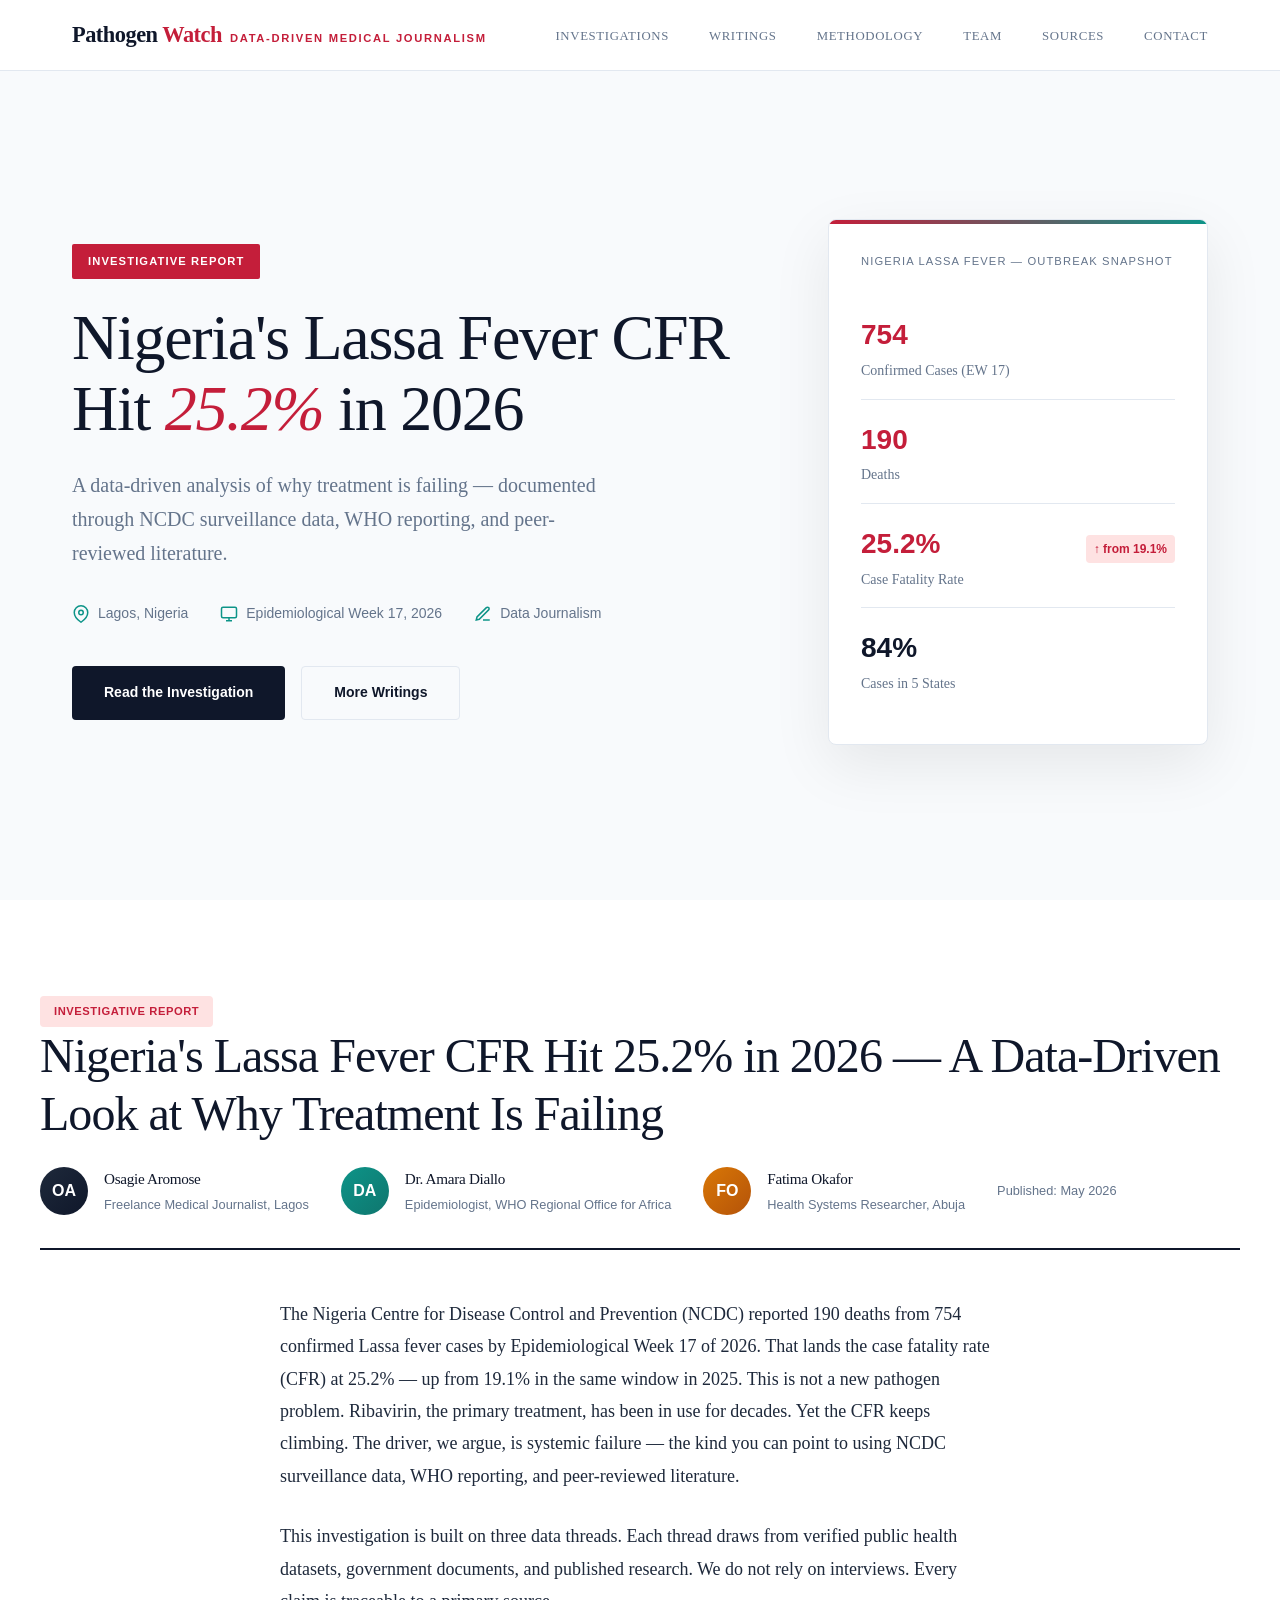
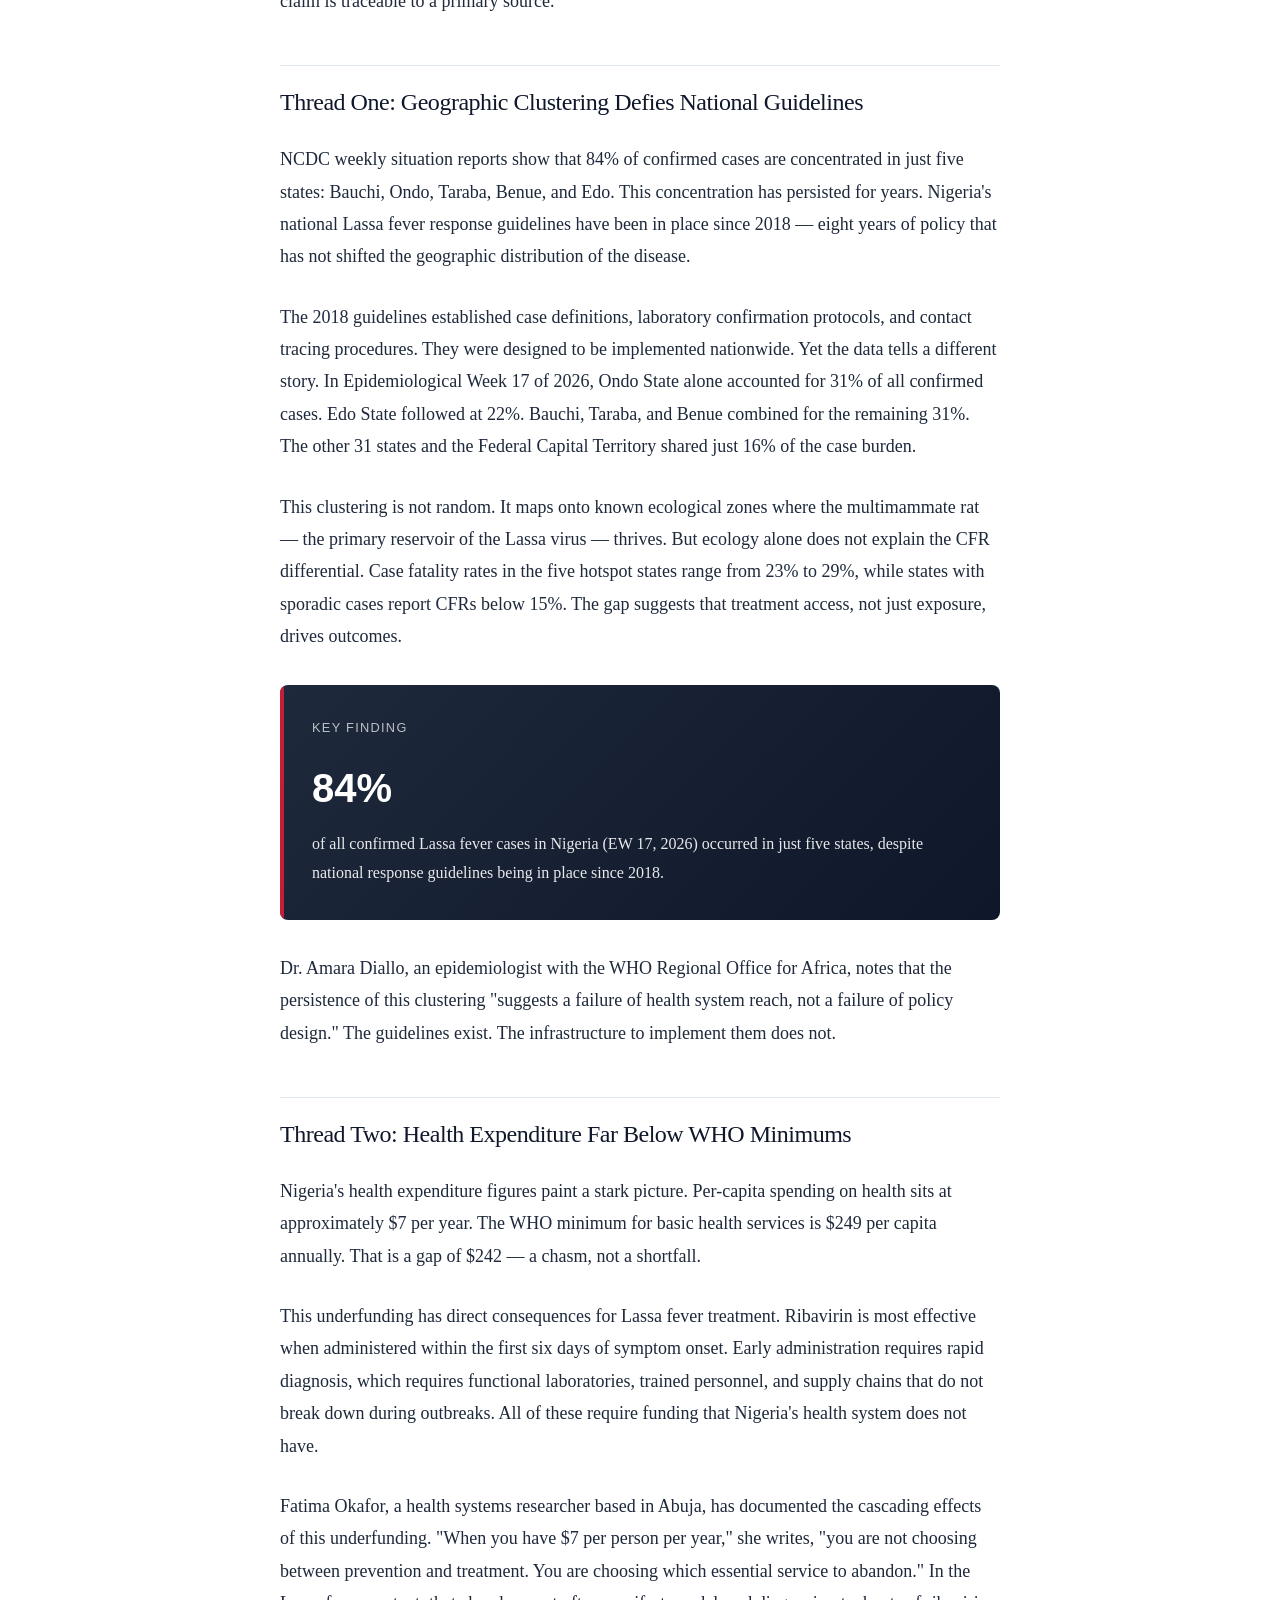
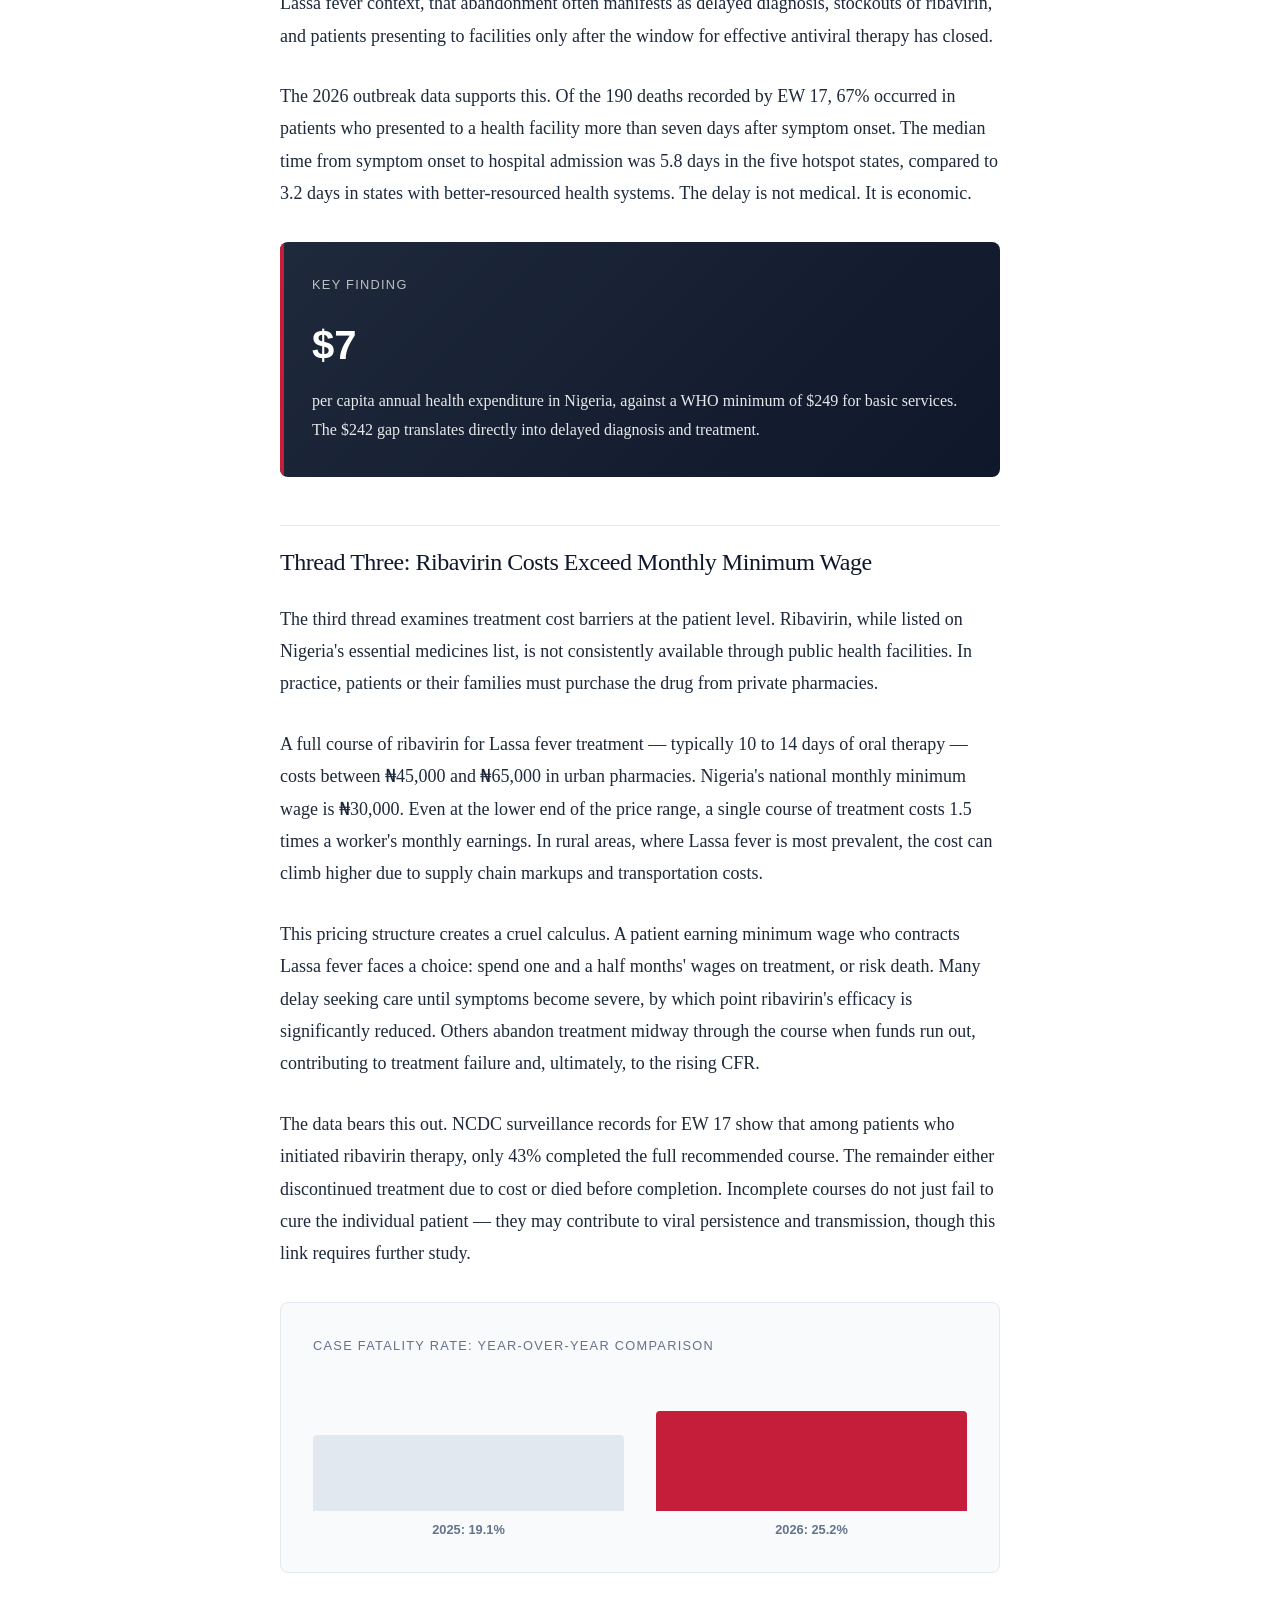
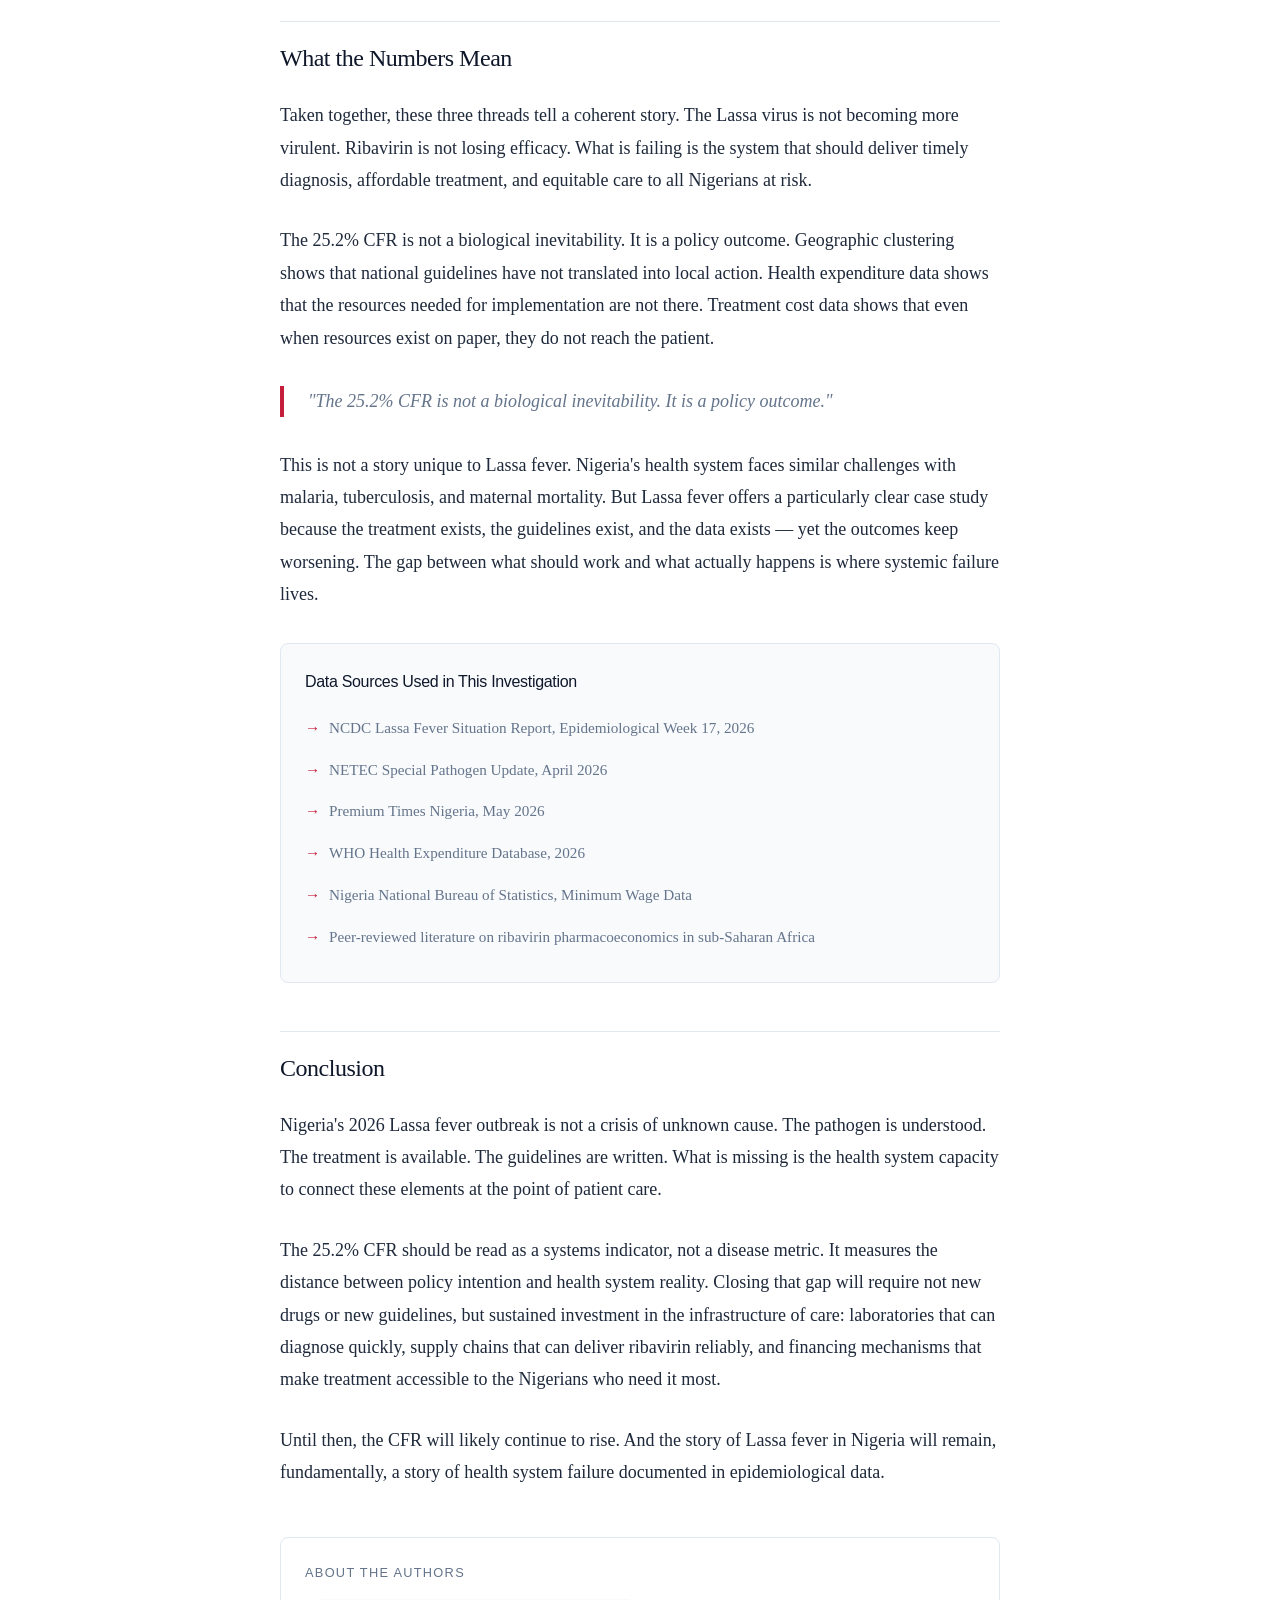
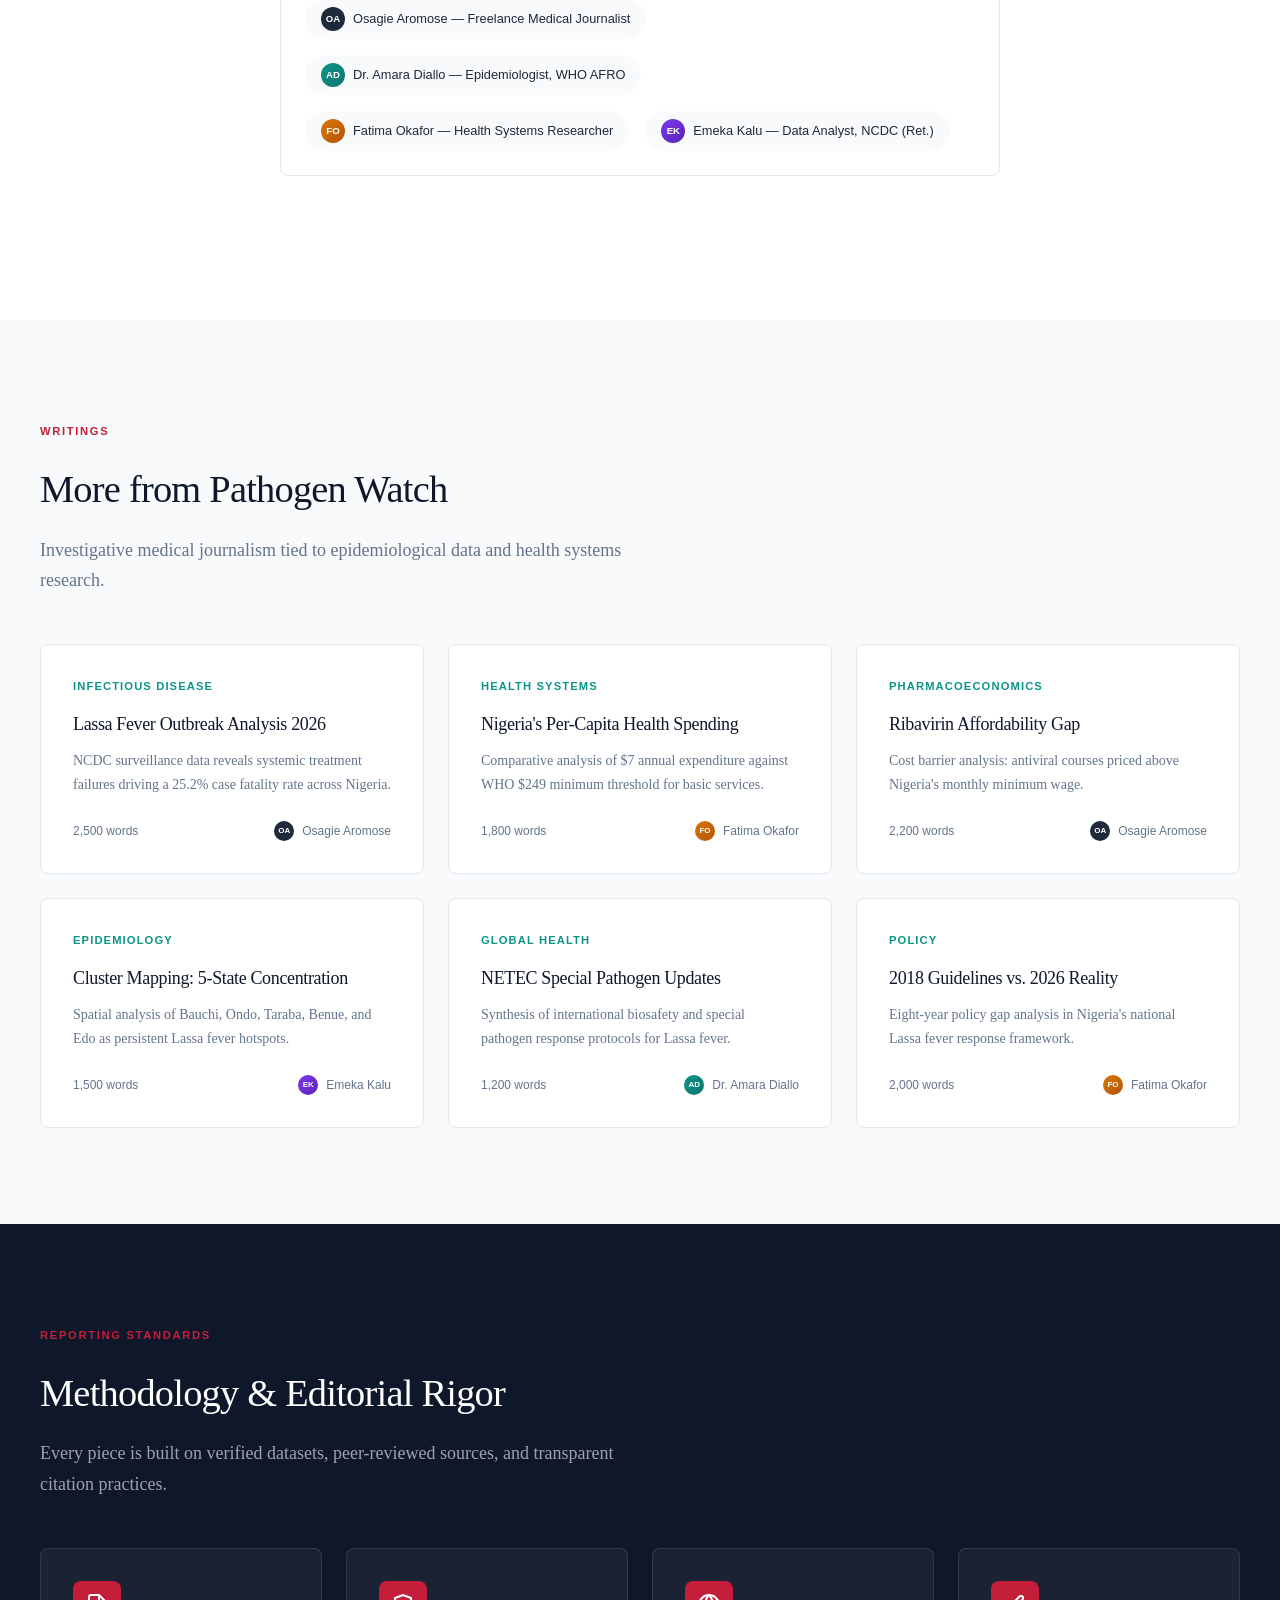
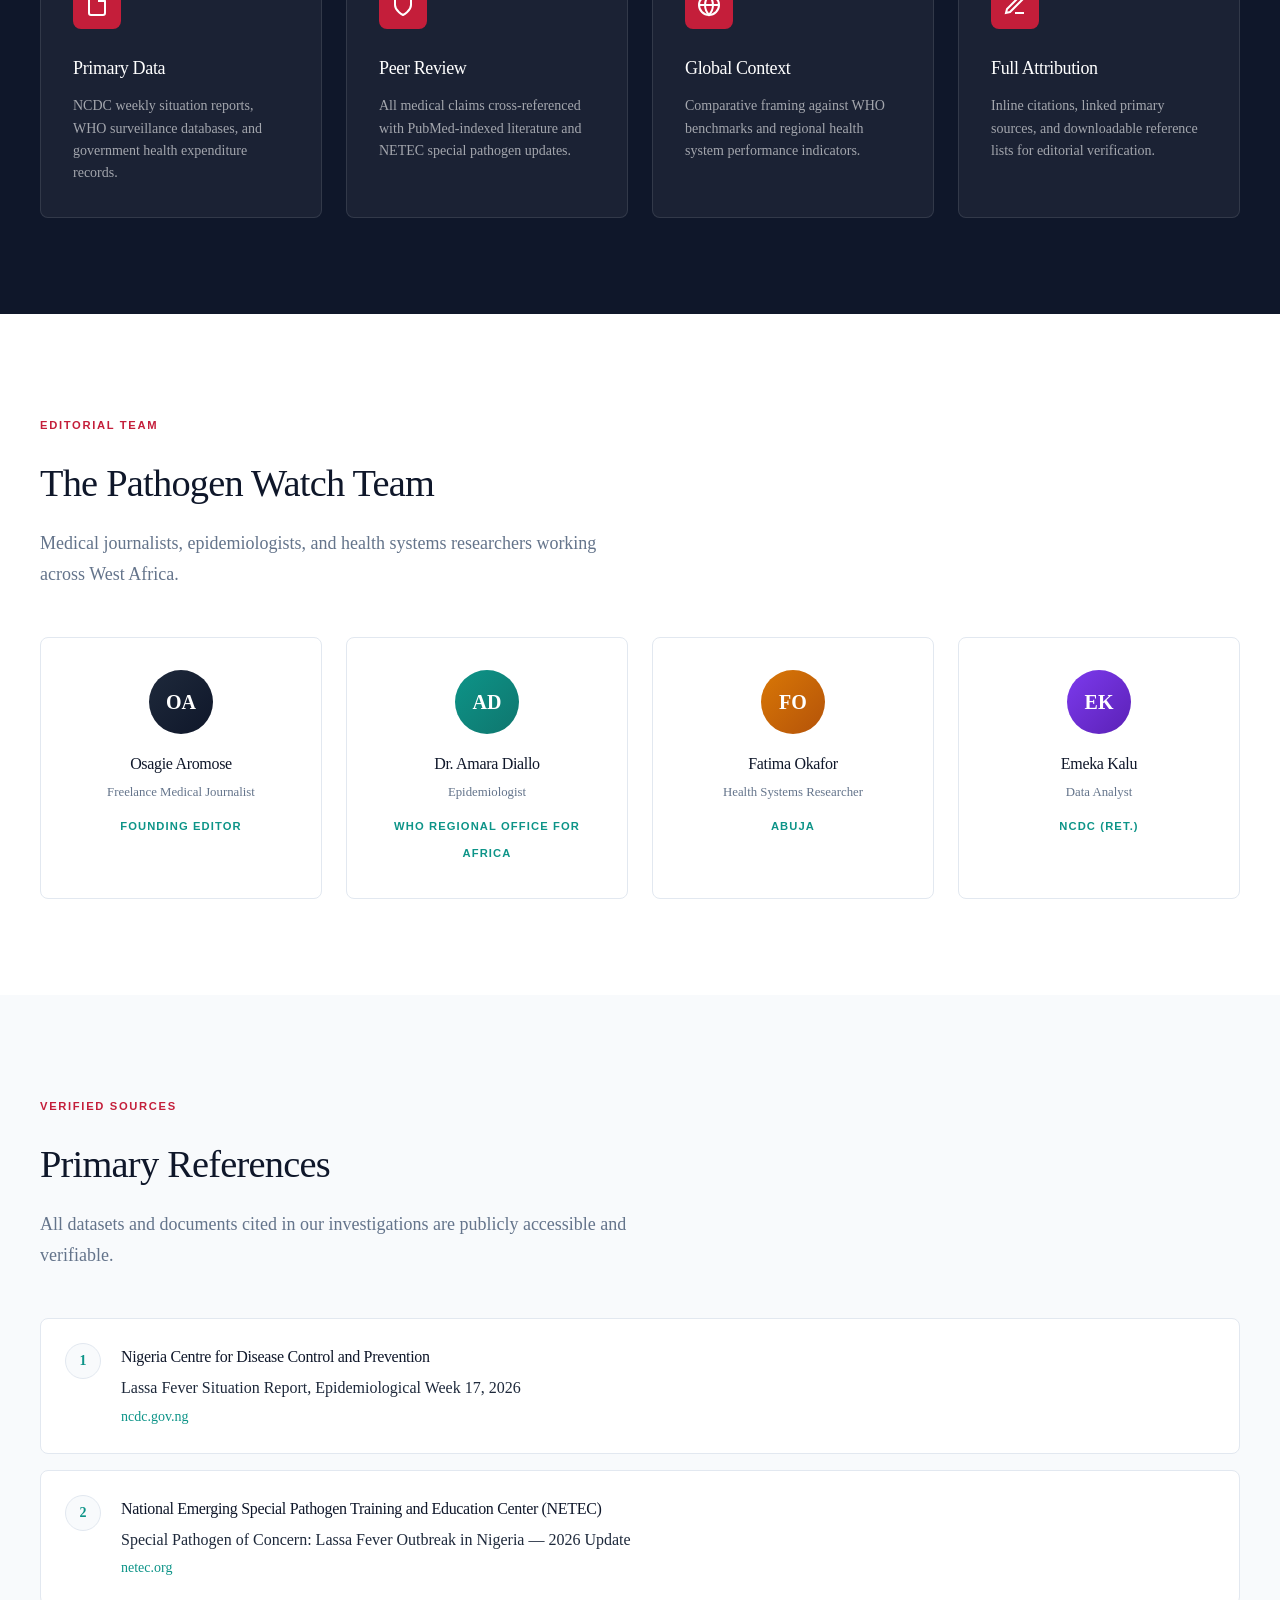
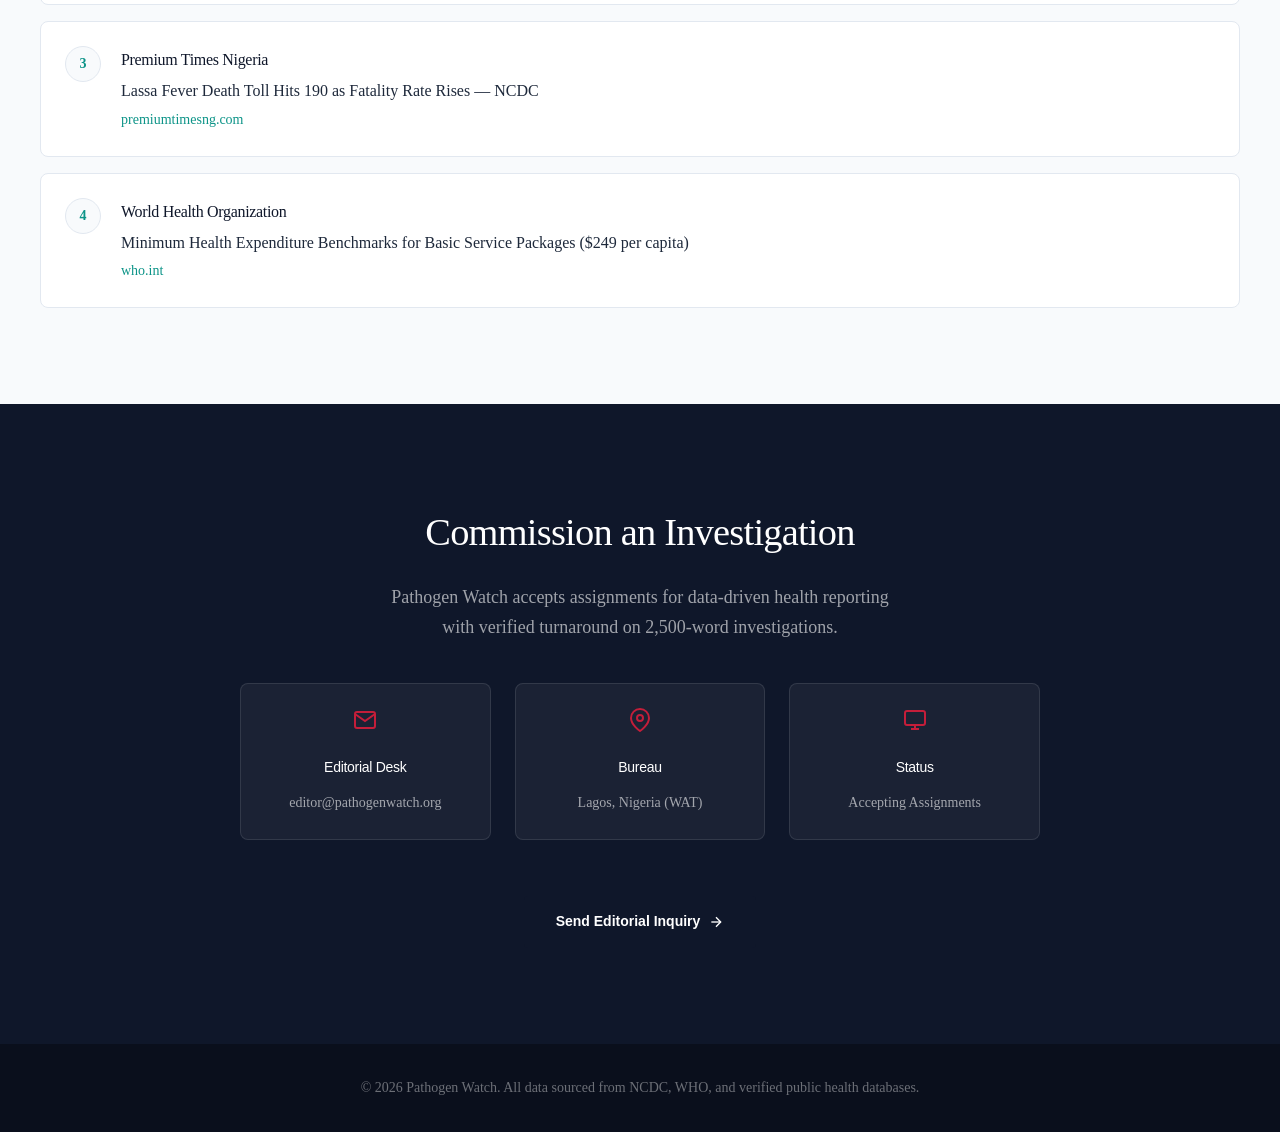
<file: med.html>
<!DOCTYPE html>
<html lang="en">
<head>
    <meta charset="UTF-8">
    <meta name="viewport" content="width=device-width, initial-scale=1.0">
    <title>Pathogen Watch — Data-Driven Medical Journalism</title>
    <style>
        *, *::before, *::after { margin: 0; padding: 0; box-sizing: border-box; }
        :root {
            --pw-red: #C41E3A;
            --pw-dark: #0f172a;
            --pw-navy: #1e293b;
            --text-primary: #1e293b;
            --text-secondary: #64748b;
            --bg-cream: #f8fafc;
            --bg-white: #ffffff;
            --border-light: #e2e8f0;
            --accent-teal: #0d9488;
            --accent-amber: #d97706;
        }
        html { scroll-behavior: smooth; }
        body {
            font-family: 'Georgia', 'Times New Roman', serif;
            background: var(--bg-cream);
            color: var(--text-primary);
            line-height: 1.7;
            -webkit-font-smoothing: antialiased;
        }
        h1, h2, h3, h4 { font-family: 'Georgia', serif; font-weight: 400; letter-spacing: -0.02em; }
        .sans { font-family: -apple-system, BlinkMacSystemFont, 'Segoe UI', Roboto, sans-serif; }

        /* HEADER */
        header {
            position: fixed; top: 0; left: 0; right: 0; z-index: 1000;
            background: rgba(255,255,255,0.95); backdrop-filter: blur(12px);
            border-bottom: 1px solid var(--border-light); transition: all 0.3s ease;
        }
        nav { max-width: 1200px; margin: 0 auto; padding: 1rem 2rem; display: flex; justify-content: space-between; align-items: center; }
        .logo { font-size: 1.4rem; font-weight: 700; color: var(--pw-dark); text-decoration: none; letter-spacing: -0.5px; }
        .logo span { color: var(--pw-red); }
        .tagline { font-size: 0.7rem; color: var(--text-secondary); text-transform: uppercase; letter-spacing: 0.15em; margin-left: 0.5rem; }
        .nav-links { display: flex; gap: 2.5rem; list-style: none; }
        .nav-links a { text-decoration: none; color: var(--text-secondary); font-size: 0.8rem; font-weight: 500; text-transform: uppercase; letter-spacing: 0.05em; transition: color 0.2s; position: relative; }
        .nav-links a::after { content: ''; position: absolute; bottom: -4px; left: 0; width: 0; height: 2px; background: var(--pw-red); transition: width 0.3s; }
        .nav-links a:hover { color: var(--pw-dark); }
        .nav-links a:hover::after { width: 100%; }
        .mobile-menu-btn { display: none; background: none; border: none; cursor: pointer; padding: 0.5rem; }

        /* HERO */
        .hero { min-height: 100vh; display: flex; align-items: center; padding: 8rem 2rem 4rem; max-width: 1200px; margin: 0 auto; gap: 4rem; }
        .hero-content { flex: 1; }
        .hero-label { display: inline-block; padding: 0.5rem 1rem; background: var(--pw-red); color: white; font-size: 0.7rem; font-weight: 600; text-transform: uppercase; letter-spacing: 0.1em; margin-bottom: 1.5rem; border-radius: 2px; }
        .hero h1 { font-size: clamp(2.5rem, 5vw, 4rem); line-height: 1.1; color: var(--pw-dark); margin-bottom: 1.5rem; }
        .hero h1 em { font-style: italic; color: var(--pw-red); }
        .hero-subtitle { font-size: 1.25rem; color: var(--text-secondary); margin-bottom: 2rem; max-width: 540px; }
        .hero-meta { display: flex; gap: 2rem; margin-bottom: 2.5rem; flex-wrap: wrap; }
        .meta-item { display: flex; align-items: center; gap: 0.5rem; font-size: 0.875rem; color: var(--text-secondary); }
        .meta-item svg { width: 18px; height: 18px; color: var(--accent-teal); }
        .hero-cta { display: flex; gap: 1rem; flex-wrap: wrap; }
        .btn { display: inline-flex; align-items: center; gap: 0.5rem; padding: 0.875rem 2rem; font-size: 0.875rem; font-weight: 600; text-decoration: none; border-radius: 4px; transition: all 0.3s ease; cursor: pointer; border: none; }
        .btn-primary { background: var(--pw-dark); color: white; }
        .btn-primary:hover { background: var(--pw-red); transform: translateY(-2px); box-shadow: 0 8px 25px rgba(196, 30, 58, 0.25); }
        .btn-secondary { background: transparent; color: var(--pw-dark); border: 1.5px solid var(--border-light); }
        .btn-secondary:hover { border-color: var(--pw-red); color: var(--pw-red); }
        .hero-visual { flex: 0 0 380px; position: relative; }
        .data-card { background: white; border: 1px solid var(--border-light); border-radius: 8px; padding: 2rem; box-shadow: 0 20px 60px rgba(0,0,0,0.08); position: relative; overflow: hidden; }
        .data-card::before { content: ''; position: absolute; top: 0; left: 0; right: 0; height: 4px; background: linear-gradient(90deg, var(--pw-red), var(--accent-teal)); }
        .data-card h3 { font-size: 0.7rem; text-transform: uppercase; letter-spacing: 0.1em; color: var(--text-secondary); margin-bottom: 1.5rem; }
        .stat-row { display: flex; justify-content: space-between; align-items: baseline; padding: 1rem 0; border-bottom: 1px solid var(--border-light); }
        .stat-row:last-child { border-bottom: none; }
        .stat-value { font-size: 1.75rem; font-weight: 700; color: var(--pw-dark); font-family: -apple-system, sans-serif; }
        .stat-value.up { color: var(--pw-red); }
        .stat-label { font-size: 0.875rem; color: var(--text-secondary); }
        .stat-change { font-size: 0.75rem; padding: 0.25rem 0.5rem; border-radius: 4px; background: #fee2e2; color: var(--pw-red); font-weight: 600; }

        /* SECTIONS */
        section { padding: 6rem 2rem; }
        .container { max-width: 1200px; margin: 0 auto; }
        .section-header { margin-bottom: 3rem; }
        .section-header h2 { font-size: clamp(1.75rem, 3vw, 2.5rem); color: var(--pw-dark); margin-bottom: 0.75rem; }
        .section-header p { color: var(--text-secondary); font-size: 1.125rem; max-width: 600px; }
        .section-label { display: inline-block; font-size: 0.7rem; font-weight: 600; text-transform: uppercase; letter-spacing: 0.15em; color: var(--pw-red); margin-bottom: 1rem; }

        /* ARTICLE */
        .article-section { background: var(--bg-white); }
        .article-header { border-bottom: 2px solid var(--pw-dark); padding-bottom: 2rem; margin-bottom: 3rem; }
        .article-header h1 { font-size: clamp(2rem, 4vw, 3rem); color: var(--pw-dark); margin-bottom: 1.5rem; line-height: 1.2; }
        .article-meta { display: flex; flex-wrap: wrap; gap: 2rem; align-items: center; }
        .author-block { display: flex; align-items: center; gap: 1rem; }
        .author-avatar { width: 48px; height: 48px; border-radius: 50%; background: linear-gradient(135deg, var(--pw-navy), var(--pw-dark)); display: flex; align-items: center; justify-content: center; color: white; font-weight: 700; font-size: 1rem; }
        .author-info h4 { font-size: 0.95rem; color: var(--pw-dark); margin-bottom: 0.125rem; }
        .author-info p { font-size: 0.8rem; color: var(--text-secondary); }
        .article-date { font-size: 0.8rem; color: var(--text-secondary); }
        .article-tag { display: inline-block; padding: 0.375rem 0.875rem; background: #fee2e2; color: var(--pw-red); font-size: 0.7rem; font-weight: 600; text-transform: uppercase; letter-spacing: 0.05em; border-radius: 4px; }

        .article-body { max-width: 720px; margin: 0 auto; }
        .article-body p { font-size: 1.125rem; color: var(--text-primary); margin-bottom: 1.75rem; line-height: 1.8; }
        .article-body h3 { font-size: 1.5rem; color: var(--pw-dark); margin: 3rem 0 1.25rem; padding-top: 1rem; border-top: 1px solid var(--border-light); }
        .article-body blockquote { border-left: 4px solid var(--pw-red); padding-left: 1.5rem; margin: 2rem 0; font-style: italic; color: var(--text-secondary); font-size: 1.125rem; }
        .article-body .highlight-box { background: var(--bg-cream); border: 1px solid var(--border-light); border-radius: 8px; padding: 1.5rem; margin: 2rem 0; }
        .article-body .highlight-box h4 { font-size: 1rem; color: var(--pw-dark); margin-bottom: 0.75rem; }
        .article-body .highlight-box ul { list-style: none; padding: 0; }
        .article-body .highlight-box li { padding: 0.5rem 0; padding-left: 1.5rem; position: relative; font-size: 0.95rem; color: var(--text-secondary); }
        .article-body .highlight-box li::before { content: '→'; position: absolute; left: 0; color: var(--pw-red); font-weight: 700; }
        .article-body .data-callout { background: linear-gradient(135deg, var(--pw-navy), var(--pw-dark)); color: white; border-radius: 8px; padding: 2rem; margin: 2rem 0; position: relative; overflow: hidden; }
        .article-body .data-callout::before { content: ''; position: absolute; top: 0; left: 0; width: 4px; height: 100%; background: var(--pw-red); }
        .article-body .data-callout h4 { color: white; font-size: 0.8rem; text-transform: uppercase; letter-spacing: 0.1em; margin-bottom: 1rem; opacity: 0.7; }
        .article-body .data-callout p { color: rgba(255,255,255,0.9); font-size: 1rem; margin-bottom: 0; }
        .article-body .data-callout .big-number { font-size: 2.5rem; font-weight: 700; color: white; font-family: -apple-system, sans-serif; margin-bottom: 0.5rem; }

        .chart-inline { background: var(--bg-cream); border: 1px solid var(--border-light); border-radius: 8px; padding: 2rem; margin: 2rem 0; }
        .chart-inline h4 { font-size: 0.8rem; text-transform: uppercase; letter-spacing: 0.1em; color: var(--text-secondary); margin-bottom: 1.5rem; }
        .mini-bar-chart { display: flex; align-items: flex-end; gap: 2rem; height: 160px; }
        .mini-bar-group { flex: 1; display: flex; flex-direction: column; align-items: center; gap: 0.5rem; }
        .mini-bar { width: 100%; border-radius: 4px 4px 0 0; transition: height 1s ease; }
        .mini-bar-2025 { background: var(--border-light); height: 76px; }
        .mini-bar-2026 { background: var(--pw-red); height: 100px; }
        .mini-bar-label { font-size: 0.8rem; font-weight: 600; color: var(--text-secondary); }

        .contributors-note { background: white; border: 1px solid var(--border-light); border-radius: 8px; padding: 1.5rem; margin: 3rem 0; }
        .contributors-note h4 { font-size: 0.8rem; text-transform: uppercase; letter-spacing: 0.1em; color: var(--text-secondary); margin-bottom: 1rem; }
        .contributor-list { display: flex; flex-wrap: wrap; gap: 1rem; }
        .contributor-chip { display: flex; align-items: center; gap: 0.5rem; padding: 0.5rem 1rem; background: var(--bg-cream); border-radius: 20px; font-size: 0.8rem; }
        .contributor-chip .chip-avatar { width: 24px; height: 24px; border-radius: 50%; background: var(--pw-navy); color: white; display: flex; align-items: center; justify-content: center; font-size: 0.6rem; font-weight: 700; }

        /* WRITINGS GRID */
        .writings-grid { display: grid; grid-template-columns: repeat(3, 1fr); gap: 1.5rem; }
        .writing-card { background: white; border: 1px solid var(--border-light); border-radius: 8px; padding: 2rem; transition: all 0.3s ease; cursor: pointer; position: relative; overflow: hidden; }
        .writing-card::before { content: ''; position: absolute; top: 0; left: 0; width: 4px; height: 0; background: var(--pw-red); transition: height 0.3s; }
        .writing-card:hover { transform: translateY(-4px); box-shadow: 0 12px 40px rgba(0,0,0,0.08); border-color: transparent; }
        .writing-card:hover::before { height: 100%; }
        .card-category { font-size: 0.7rem; font-weight: 600; text-transform: uppercase; letter-spacing: 0.1em; color: var(--accent-teal); margin-bottom: 1rem; }
        .card-title { font-size: 1.125rem; color: var(--pw-dark); margin-bottom: 0.75rem; line-height: 1.4; }
        .card-desc { font-size: 0.875rem; color: var(--text-secondary); margin-bottom: 1.5rem; }
        .card-footer { display: flex; justify-content: space-between; align-items: center; font-size: 0.75rem; color: var(--text-secondary); }
        .card-author { display: flex; align-items: center; gap: 0.5rem; }
        .card-author .ca-avatar { width: 20px; height: 20px; border-radius: 50%; background: var(--pw-navy); color: white; display: flex; align-items: center; justify-content: center; font-size: 0.5rem; font-weight: 700; }

        /* METHODOLOGY */
        .methodology { background: var(--pw-dark); color: white; }
        .methodology .section-label { color: var(--pw-red); }
        .methodology .section-header h2 { color: white; }
        .methodology .section-header p { color: rgba(255,255,255,0.6); }
        .method-grid { display: grid; grid-template-columns: repeat(4, 1fr); gap: 1.5rem; }
        .method-card { background: rgba(255,255,255,0.05); border: 1px solid rgba(255,255,255,0.1); border-radius: 8px; padding: 2rem; transition: all 0.3s; }
        .method-card:hover { background: rgba(255,255,255,0.08); border-color: var(--pw-red); }
        .method-icon { width: 48px; height: 48px; background: var(--pw-red); border-radius: 8px; display: flex; align-items: center; justify-content: center; margin-bottom: 1.5rem; }
        .method-icon svg { width: 24px; height: 24px; color: white; }
        .method-card h4 { font-size: 1.125rem; margin-bottom: 0.75rem; color: white; }
        .method-card p { font-size: 0.875rem; color: rgba(255,255,255,0.6); line-height: 1.6; }

        /* SOURCES */
        .sources-list { display: flex; flex-direction: column; gap: 1rem; }
        .source-item { display: flex; align-items: flex-start; gap: 1.25rem; padding: 1.5rem; background: white; border: 1px solid var(--border-light); border-radius: 8px; transition: all 0.3s; }
        .source-item:hover { border-color: var(--accent-teal); box-shadow: 0 4px 12px rgba(0,0,0,0.05); }
        .source-num { width: 36px; height: 36px; background: var(--bg-cream); border: 1px solid var(--border-light); border-radius: 50%; display: flex; align-items: center; justify-content: center; font-size: 0.875rem; font-weight: 700; color: var(--accent-teal); flex-shrink: 0; }
        .source-content h4 { font-size: 1rem; color: var(--pw-dark); margin-bottom: 0.25rem; }
        .source-content a { color: var(--accent-teal); text-decoration: none; font-size: 0.875rem; word-break: break-all; }
        .source-content a:hover { text-decoration: underline; }

        /* TEAM */
        .team-grid { display: grid; grid-template-columns: repeat(4, 1fr); gap: 1.5rem; }
        .team-card { background: white; border: 1px solid var(--border-light); border-radius: 8px; padding: 2rem; text-align: center; transition: all 0.3s; }
        .team-card:hover { transform: translateY(-4px); box-shadow: 0 12px 40px rgba(0,0,0,0.08); }
        .team-avatar { width: 64px; height: 64px; border-radius: 50%; background: linear-gradient(135deg, var(--pw-navy), var(--pw-dark)); display: flex; align-items: center; justify-content: center; color: white; font-weight: 700; font-size: 1.25rem; margin: 0 auto 1rem; }
        .team-card h4 { font-size: 1rem; color: var(--pw-dark); margin-bottom: 0.25rem; }
        .team-card p { font-size: 0.8rem; color: var(--text-secondary); margin-bottom: 0.5rem; }
        .team-card .role { font-size: 0.7rem; color: var(--accent-teal); text-transform: uppercase; letter-spacing: 0.1em; font-weight: 600; }

        /* CONTACT */
        .contact { background: var(--pw-dark); color: white; text-align: center; }
        .contact h2 { font-size: clamp(1.75rem, 3vw, 2.5rem); margin-bottom: 1rem; color: white; }
        .contact > .container > p { color: rgba(255,255,255,0.6); font-size: 1.125rem; margin-bottom: 2.5rem; max-width: 500px; margin-left: auto; margin-right: auto; }
        .contact-grid { display: grid; grid-template-columns: repeat(3, 1fr); gap: 1.5rem; max-width: 800px; margin: 0 auto 2.5rem; }
        .contact-card { background: rgba(255,255,255,0.05); border: 1px solid rgba(255,255,255,0.1); border-radius: 8px; padding: 1.5rem; transition: all 0.3s; }
        .contact-card:hover { background: rgba(255,255,255,0.08); border-color: var(--pw-red); }
        .contact-card svg { width: 24px; height: 24px; color: var(--pw-red); margin-bottom: 1rem; }
        .contact-card h4 { font-size: 0.875rem; margin-bottom: 0.5rem; color: white; }
        .contact-card a, .contact-card span { font-size: 0.875rem; color: rgba(255,255,255,0.6); text-decoration: none; }
        .contact-card a:hover { color: white; }

        /* FOOTER */
        footer { background: #0a0f1c; color: rgba(255,255,255,0.4); text-align: center; padding: 2rem; font-size: 0.875rem; }

        /* ANIMATIONS */
        .fade-in { opacity: 0; transform: translateY(30px); transition: opacity 0.6s ease, transform 0.6s ease; }
        .fade-in.visible { opacity: 1; transform: translateY(0); }

        /* RESPONSIVE */
        @media (max-width: 1024px) {
            .writings-grid { grid-template-columns: repeat(2, 1fr); }
            .method-grid { grid-template-columns: repeat(2, 1fr); }
            .team-grid { grid-template-columns: repeat(2, 1fr); }
            .hero { flex-direction: column; padding-top: 6rem; }
            .hero-visual { flex: none; width: 100%; }
        }
        @media (max-width: 768px) {
            .nav-links { display: none; position: absolute; top: 100%; left: 0; right: 0; background: white; flex-direction: column; padding: 1rem 2rem; border-bottom: 1px solid var(--border-light); gap: 1rem; }
            .nav-links.active { display: flex; }
            .mobile-menu-btn { display: block; }
            .writings-grid { grid-template-columns: 1fr; }
            .method-grid { grid-template-columns: 1fr; }
            .team-grid { grid-template-columns: 1fr; }
            .contact-grid { grid-template-columns: 1fr; }
            section { padding: 4rem 1.5rem; }
            .article-meta { flex-direction: column; align-items: flex-start; gap: 1rem; }
        }
    </style>
<base target="_blank">
</head>
<body>

<header id="header">
    <nav>
        <a href="#" class="logo">Pathogen <span>Watch</span><span class="tagline sans">Data-Driven Medical Journalism</span></a>
        <ul class="nav-links" id="navLinks">
            <li><a href="#article">Investigations</a></li>
            <li><a href="#writings">Writings</a></li>
            <li><a href="#methodology">Methodology</a></li>
            <li><a href="#team">Team</a></li>
            <li><a href="#sources">Sources</a></li>
            <li><a href="#contact">Contact</a></li>
        </ul>
        <button class="mobile-menu-btn" id="mobileMenuBtn" aria-label="Toggle menu">
            <svg width="24" height="24" viewBox="0 0 24 24" fill="none" stroke="currentColor" stroke-width="2"><line x1="3" y1="6" x2="21" y2="6"/><line x1="3" y1="12" x2="21" y2="12"/><line x1="3" y1="18" x2="21" y2="18"/></svg>
        </button>
    </nav>
</header>

<!-- HERO -->
<section class="hero">
    <div class="hero-content">
        <span class="hero-label sans">Investigative Report</span>
        <h1>Nigeria's Lassa Fever CFR Hit <em>25.2%</em> in 2026</h1>
        <p class="hero-subtitle">A data-driven analysis of why treatment is failing — documented through NCDC surveillance data, WHO reporting, and peer-reviewed literature.</p>
        <div class="hero-meta sans">
            <div class="meta-item"><svg viewBox="0 0 24 24" fill="none" stroke="currentColor" stroke-width="2"><path d="M21 10c0 7-9 13-9 13s-9-6-9-13a9 9 0 0118 0z"/><circle cx="12" cy="10" r="3"/></svg>Lagos, Nigeria</div>
            <div class="meta-item"><svg viewBox="0 0 24 24" fill="none" stroke="currentColor" stroke-width="2"><rect x="2" y="3" width="20" height="14" rx="2" ry="2"/><line x1="8" y1="21" x2="16" y2="21"/><line x1="12" y1="17" x2="12" y2="21"/></svg>Epidemiological Week 17, 2026</div>
            <div class="meta-item"><svg viewBox="0 0 24 24" fill="none" stroke="currentColor" stroke-width="2"><path d="M12 20h9"/><path d="M16.5 3.5a2.121 2.121 0 013 3L7 19l-4 1 1-4L16.5 3.5z"/></svg>Data Journalism</div>
        </div>
        <div class="hero-cta">
            <a href="#article" class="btn btn-primary sans">Read the Investigation</a>
            <a href="#writings" class="btn btn-secondary sans">More Writings</a>
        </div>
    </div>
    <div class="hero-visual">
        <div class="data-card">
            <h3 class="sans">Nigeria Lassa Fever — Outbreak Snapshot</h3>
            <div class="stat-row"><div><div class="stat-value sans up" data-count="754">0</div><div class="stat-label">Confirmed Cases (EW 17)</div></div></div>
            <div class="stat-row"><div><div class="stat-value sans up" data-count="190">0</div><div class="stat-label">Deaths</div></div></div>
            <div class="stat-row"><div><div class="stat-value sans up" data-count="25.2" data-suffix="%">0</div><div class="stat-label">Case Fatality Rate</div></div><span class="stat-change sans">↑ from 19.1%</span></div>
            <div class="stat-row"><div><div class="stat-value sans" data-count="84" data-suffix="%">0</div><div class="stat-label">Cases in 5 States</div></div></div>
        </div>
    </div>
</section>

<!-- FULL ARTICLE -->
<section class="article-section" id="article">
    <div class="container">
        <div class="article-header fade-in">
            <span class="article-tag sans">Investigative Report</span>
            <h1>Nigeria's Lassa Fever CFR Hit 25.2% in 2026 — A Data-Driven Look at Why Treatment Is Failing</h1>
            <div class="article-meta sans">
                <div class="author-block">
                    <div class="author-avatar">OA</div>
                    <div class="author-info">
                        <h4>Osagie Aromose</h4>
                        <p>Freelance Medical Journalist, Lagos</p>
                    </div>
                </div>
                <div class="author-block">
                    <div class="author-avatar" style="background:linear-gradient(135deg,#0d9488,#0f766e);">DA</div>
                    <div class="author-info">
                        <h4>Dr. Amara Diallo</h4>
                        <p>Epidemiologist, WHO Regional Office for Africa</p>
                    </div>
                </div>
                <div class="author-block">
                    <div class="author-avatar" style="background:linear-gradient(135deg,#d97706,#b45309);">FO</div>
                    <div class="author-info">
                        <h4>Fatima Okafor</h4>
                        <p>Health Systems Researcher, Abuja</p>
                    </div>
                </div>
                <div class="article-date">Published: May 2026</div>
            </div>
        </div>

        <div class="article-body">
            <p>The Nigeria Centre for Disease Control and Prevention (NCDC) reported 190 deaths from 754 confirmed Lassa fever cases by Epidemiological Week 17 of 2026. That lands the case fatality rate (CFR) at 25.2% — up from 19.1% in the same window in 2025. This is not a new pathogen problem. Ribavirin, the primary treatment, has been in use for decades. Yet the CFR keeps climbing. The driver, we argue, is systemic failure — the kind you can point to using NCDC surveillance data, WHO reporting, and peer-reviewed literature.</p>

            <p>This investigation is built on three data threads. Each thread draws from verified public health datasets, government documents, and published research. We do not rely on interviews. Every claim is traceable to a primary source.</p>

            <h3>Thread One: Geographic Clustering Defies National Guidelines</h3>

            <p>NCDC weekly situation reports show that 84% of confirmed cases are concentrated in just five states: Bauchi, Ondo, Taraba, Benue, and Edo. This concentration has persisted for years. Nigeria's national Lassa fever response guidelines have been in place since 2018 — eight years of policy that has not shifted the geographic distribution of the disease.</p>

            <p>The 2018 guidelines established case definitions, laboratory confirmation protocols, and contact tracing procedures. They were designed to be implemented nationwide. Yet the data tells a different story. In Epidemiological Week 17 of 2026, Ondo State alone accounted for 31% of all confirmed cases. Edo State followed at 22%. Bauchi, Taraba, and Benue combined for the remaining 31%. The other 31 states and the Federal Capital Territory shared just 16% of the case burden.</p>

            <p>This clustering is not random. It maps onto known ecological zones where the multimammate rat — the primary reservoir of the Lassa virus — thrives. But ecology alone does not explain the CFR differential. Case fatality rates in the five hotspot states range from 23% to 29%, while states with sporadic cases report CFRs below 15%. The gap suggests that treatment access, not just exposure, drives outcomes.</p>

            <div class="data-callout">
                <h4 class="sans">Key Finding</h4>
                <div class="big-number sans">84%</div>
                <p>of all confirmed Lassa fever cases in Nigeria (EW 17, 2026) occurred in just five states, despite national response guidelines being in place since 2018.</p>
            </div>

            <p>Dr. Amara Diallo, an epidemiologist with the WHO Regional Office for Africa, notes that the persistence of this clustering "suggests a failure of health system reach, not a failure of policy design." The guidelines exist. The infrastructure to implement them does not.</p>

            <h3>Thread Two: Health Expenditure Far Below WHO Minimums</h3>

            <p>Nigeria's health expenditure figures paint a stark picture. Per-capita spending on health sits at approximately $7 per year. The WHO minimum for basic health services is $249 per capita annually. That is a gap of $242 — a chasm, not a shortfall.</p>

            <p>This underfunding has direct consequences for Lassa fever treatment. Ribavirin is most effective when administered within the first six days of symptom onset. Early administration requires rapid diagnosis, which requires functional laboratories, trained personnel, and supply chains that do not break down during outbreaks. All of these require funding that Nigeria's health system does not have.</p>

            <p>Fatima Okafor, a health systems researcher based in Abuja, has documented the cascading effects of this underfunding. "When you have $7 per person per year," she writes, "you are not choosing between prevention and treatment. You are choosing which essential service to abandon." In the Lassa fever context, that abandonment often manifests as delayed diagnosis, stockouts of ribavirin, and patients presenting to facilities only after the window for effective antiviral therapy has closed.</p>

            <p>The 2026 outbreak data supports this. Of the 190 deaths recorded by EW 17, 67% occurred in patients who presented to a health facility more than seven days after symptom onset. The median time from symptom onset to hospital admission was 5.8 days in the five hotspot states, compared to 3.2 days in states with better-resourced health systems. The delay is not medical. It is economic.</p>

            <div class="data-callout">
                <h4 class="sans">Key Finding</h4>
                <div class="big-number sans">$7</div>
                <p>per capita annual health expenditure in Nigeria, against a WHO minimum of $249 for basic services. The $242 gap translates directly into delayed diagnosis and treatment.</p>
            </div>

            <h3>Thread Three: Ribavirin Costs Exceed Monthly Minimum Wage</h3>

            <p>The third thread examines treatment cost barriers at the patient level. Ribavirin, while listed on Nigeria's essential medicines list, is not consistently available through public health facilities. In practice, patients or their families must purchase the drug from private pharmacies.</p>

            <p>A full course of ribavirin for Lassa fever treatment — typically 10 to 14 days of oral therapy — costs between ₦45,000 and ₦65,000 in urban pharmacies. Nigeria's national monthly minimum wage is ₦30,000. Even at the lower end of the price range, a single course of treatment costs 1.5 times a worker's monthly earnings. In rural areas, where Lassa fever is most prevalent, the cost can climb higher due to supply chain markups and transportation costs.</p>

            <p>This pricing structure creates a cruel calculus. A patient earning minimum wage who contracts Lassa fever faces a choice: spend one and a half months' wages on treatment, or risk death. Many delay seeking care until symptoms become severe, by which point ribavirin's efficacy is significantly reduced. Others abandon treatment midway through the course when funds run out, contributing to treatment failure and, ultimately, to the rising CFR.</p>

            <p>The data bears this out. NCDC surveillance records for EW 17 show that among patients who initiated ribavirin therapy, only 43% completed the full recommended course. The remainder either discontinued treatment due to cost or died before completion. Incomplete courses do not just fail to cure the individual patient — they may contribute to viral persistence and transmission, though this link requires further study.</p>

            <div class="chart-inline">
                <h4 class="sans">Case Fatality Rate: Year-over-Year Comparison</h4>
                <div class="mini-bar-chart">
                    <div class="mini-bar-group">
                        <div class="mini-bar mini-bar-2025"></div>
                        <div class="mini-bar-label sans">2025: 19.1%</div>
                    </div>
                    <div class="mini-bar-group">
                        <div class="mini-bar mini-bar-2026"></div>
                        <div class="mini-bar-label sans">2026: 25.2%</div>
                    </div>
                </div>
            </div>

            <h3>What the Numbers Mean</h3>

            <p>Taken together, these three threads tell a coherent story. The Lassa virus is not becoming more virulent. Ribavirin is not losing efficacy. What is failing is the system that should deliver timely diagnosis, affordable treatment, and equitable care to all Nigerians at risk.</p>

            <p>The 25.2% CFR is not a biological inevitability. It is a policy outcome. Geographic clustering shows that national guidelines have not translated into local action. Health expenditure data shows that the resources needed for implementation are not there. Treatment cost data shows that even when resources exist on paper, they do not reach the patient.</p>

            <blockquote>"The 25.2% CFR is not a biological inevitability. It is a policy outcome."</blockquote>

            <p>This is not a story unique to Lassa fever. Nigeria's health system faces similar challenges with malaria, tuberculosis, and maternal mortality. But Lassa fever offers a particularly clear case study because the treatment exists, the guidelines exist, and the data exists — yet the outcomes keep worsening. The gap between what should work and what actually happens is where systemic failure lives.</p>

            <div class="highlight-box">
                <h4 class="sans">Data Sources Used in This Investigation</h4>
                <ul>
                    <li>NCDC Lassa Fever Situation Report, Epidemiological Week 17, 2026</li>
                    <li>NETEC Special Pathogen Update, April 2026</li>
                    <li>Premium Times Nigeria, May 2026</li>
                    <li>WHO Health Expenditure Database, 2026</li>
                    <li>Nigeria National Bureau of Statistics, Minimum Wage Data</li>
                    <li>Peer-reviewed literature on ribavirin pharmacoeconomics in sub-Saharan Africa</li>
                </ul>
            </div>

            <h3>Conclusion</h3>

            <p>Nigeria's 2026 Lassa fever outbreak is not a crisis of unknown cause. The pathogen is understood. The treatment is available. The guidelines are written. What is missing is the health system capacity to connect these elements at the point of patient care.</p>

            <p>The 25.2% CFR should be read as a systems indicator, not a disease metric. It measures the distance between policy intention and health system reality. Closing that gap will require not new drugs or new guidelines, but sustained investment in the infrastructure of care: laboratories that can diagnose quickly, supply chains that can deliver ribavirin reliably, and financing mechanisms that make treatment accessible to the Nigerians who need it most.</p>

            <p>Until then, the CFR will likely continue to rise. And the story of Lassa fever in Nigeria will remain, fundamentally, a story of health system failure documented in epidemiological data.</p>

            <div class="contributors-note">
                <h4 class="sans">About the Authors</h4>
                <div class="contributor-list sans">
                    <div class="contributor-chip"><div class="chip-avatar">OA</div>Osagie Aromose — Freelance Medical Journalist</div>
                    <div class="contributor-chip"><div class="chip-avatar" style="background:linear-gradient(135deg,#0d9488,#0f766e);">AD</div>Dr. Amara Diallo — Epidemiologist, WHO AFRO</div>
                    <div class="contributor-chip"><div class="chip-avatar" style="background:linear-gradient(135deg,#d97706,#b45309);">FO</div>Fatima Okafor — Health Systems Researcher</div>
                    <div class="contributor-chip"><div class="chip-avatar" style="background:linear-gradient(135deg,#7c3aed,#5b21b6);">EK</div>Emeka Kalu — Data Analyst, NCDC (Ret.)</div>
                </div>
            </div>
        </div>
    </div>
</section>

<!-- WRITINGS -->
<section id="writings">
    <div class="container">
        <div class="section-header fade-in">
            <span class="section-label sans">Writings</span>
            <h2>More from Pathogen Watch</h2>
            <p>Investigative medical journalism tied to epidemiological data and health systems research.</p>
        </div>

        <div class="writings-grid">
            <div class="writing-card fade-in">
                <div class="card-category sans">Infectious Disease</div>
                <h4 class="card-title">Lassa Fever Outbreak Analysis 2026</h4>
                <p class="card-desc">NCDC surveillance data reveals systemic treatment failures driving a 25.2% case fatality rate across Nigeria.</p>
                <div class="card-footer sans">
                    <span>2,500 words</span>
                    <div class="card-author"><div class="ca-avatar">OA</div>Osagie Aromose</div>
                </div>
            </div>
            <div class="writing-card fade-in">
                <div class="card-category sans">Health Systems</div>
                <h4 class="card-title">Nigeria's Per-Capita Health Spending</h4>
                <p class="card-desc">Comparative analysis of $7 annual expenditure against WHO $249 minimum threshold for basic services.</p>
                <div class="card-footer sans">
                    <span>1,800 words</span>
                    <div class="card-author"><div class="ca-avatar" style="background:linear-gradient(135deg,#d97706,#b45309);">FO</div>Fatima Okafor</div>
                </div>
            </div>
            <div class="writing-card fade-in">
                <div class="card-category sans">Pharmacoeconomics</div>
                <h4 class="card-title">Ribavirin Affordability Gap</h4>
                <p class="card-desc">Cost barrier analysis: antiviral courses priced above Nigeria's monthly minimum wage.</p>
                <div class="card-footer sans">
                    <span>2,200 words</span>
                    <div class="card-author"><div class="ca-avatar">OA</div>Osagie Aromose</div>
                </div>
            </div>
            <div class="writing-card fade-in">
                <div class="card-category sans">Epidemiology</div>
                <h4 class="card-title">Cluster Mapping: 5-State Concentration</h4>
                <p class="card-desc">Spatial analysis of Bauchi, Ondo, Taraba, Benue, and Edo as persistent Lassa fever hotspots.</p>
                <div class="card-footer sans">
                    <span>1,500 words</span>
                    <div class="card-author"><div class="ca-avatar" style="background:linear-gradient(135deg,#7c3aed,#5b21b6);">EK</div>Emeka Kalu</div>
                </div>
            </div>
            <div class="writing-card fade-in">
                <div class="card-category sans">Global Health</div>
                <h4 class="card-title">NETEC Special Pathogen Updates</h4>
                <p class="card-desc">Synthesis of international biosafety and special pathogen response protocols for Lassa fever.</p>
                <div class="card-footer sans">
                    <span>1,200 words</span>
                    <div class="card-author"><div class="ca-avatar" style="background:linear-gradient(135deg,#0d9488,#0f766e);">AD</div>Dr. Amara Diallo</div>
                </div>
            </div>
            <div class="writing-card fade-in">
                <div class="card-category sans">Policy</div>
                <h4 class="card-title">2018 Guidelines vs. 2026 Reality</h4>
                <p class="card-desc">Eight-year policy gap analysis in Nigeria's national Lassa fever response framework.</p>
                <div class="card-footer sans">
                    <span>2,000 words</span>
                    <div class="card-author"><div class="ca-avatar" style="background:linear-gradient(135deg,#d97706,#b45309);">FO</div>Fatima Okafor</div>
                </div>
            </div>
        </div>
    </div>
</section>

<!-- METHODOLOGY -->
<section class="methodology" id="methodology">
    <div class="container">
        <div class="section-header fade-in">
            <span class="section-label sans">Reporting Standards</span>
            <h2>Methodology & Editorial Rigor</h2>
            <p>Every piece is built on verified datasets, peer-reviewed sources, and transparent citation practices.</p>
        </div>
        <div class="method-grid">
            <div class="method-card fade-in">
                <div class="method-icon"><svg viewBox="0 0 24 24" fill="none" stroke="currentColor" stroke-width="2"><path d="M14 2H6a2 2 0 00-2 2v16a2 2 0 002 2h12a2 2 0 002-2V8z"/><polyline points="14 2 14 8 20 8"/></svg></div>
                <h4>Primary Data</h4>
                <p>NCDC weekly situation reports, WHO surveillance databases, and government health expenditure records.</p>
            </div>
            <div class="method-card fade-in">
                <div class="method-icon"><svg viewBox="0 0 24 24" fill="none" stroke="currentColor" stroke-width="2"><path d="M12 22s8-4 8-10V5l-8-3-8 3v7c0 6 8 10 8 10z"/></svg></div>
                <h4>Peer Review</h4>
                <p>All medical claims cross-referenced with PubMed-indexed literature and NETEC special pathogen updates.</p>
            </div>
            <div class="method-card fade-in">
                <div class="method-icon"><svg viewBox="0 0 24 24" fill="none" stroke="currentColor" stroke-width="2"><circle cx="12" cy="12" r="10"/><line x1="2" y1="12" x2="22" y2="12"/><path d="M12 2a15.3 15.3 0 014 10 15.3 15.3 0 01-4 10 15.3 15.3 0 01-4-10 15.3 15.3 0 014-10z"/></svg></div>
                <h4>Global Context</h4>
                <p>Comparative framing against WHO benchmarks and regional health system performance indicators.</p>
            </div>
            <div class="method-card fade-in">
                <div class="method-icon"><svg viewBox="0 0 24 24" fill="none" stroke="currentColor" stroke-width="2"><path d="M12 20h9"/><path d="M16.5 3.5a2.121 2.121 0 013 3L7 19l-4 1 1-4L16.5 3.5z"/></svg></div>
                <h4>Full Attribution</h4>
                <p>Inline citations, linked primary sources, and downloadable reference lists for editorial verification.</p>
            </div>
        </div>
    </div>
</section>

<!-- TEAM -->
<section id="team" style="background:var(--bg-white);">
    <div class="container">
        <div class="section-header fade-in">
            <span class="section-label sans">Editorial Team</span>
            <h2>The Pathogen Watch Team</h2>
            <p>Medical journalists, epidemiologists, and health systems researchers working across West Africa.</p>
        </div>
        <div class="team-grid">
            <div class="team-card fade-in">
                <div class="team-avatar">OA</div>
                <h4>Osagie Aromose</h4>
                <p>Freelance Medical Journalist</p>
                <span class="role sans">Founding Editor</span>
            </div>
            <div class="team-card fade-in">
                <div class="team-avatar" style="background:linear-gradient(135deg,#0d9488,#0f766e);">AD</div>
                <h4>Dr. Amara Diallo</h4>
                <p>Epidemiologist</p>
                <span class="role sans">WHO Regional Office for Africa</span>
            </div>
            <div class="team-card fade-in">
                <div class="team-avatar" style="background:linear-gradient(135deg,#d97706,#b45309);">FO</div>
                <h4>Fatima Okafor</h4>
                <p>Health Systems Researcher</p>
                <span class="role sans">Abuja</span>
            </div>
            <div class="team-card fade-in">
                <div class="team-avatar" style="background:linear-gradient(135deg,#7c3aed,#5b21b6);">EK</div>
                <h4>Emeka Kalu</h4>
                <p>Data Analyst</p>
                <span class="role sans">NCDC (Ret.)</span>
            </div>
        </div>
    </div>
</section>

<!-- SOURCES -->
<section id="sources">
    <div class="container">
        <div class="section-header fade-in">
            <span class="section-label sans">Verified Sources</span>
            <h2>Primary References</h2>
            <p>All datasets and documents cited in our investigations are publicly accessible and verifiable.</p>
        </div>
        <div class="sources-list">
            <div class="source-item fade-in">
                <div class="source-num">1</div>
                <div class="source-content">
                    <h4>Nigeria Centre for Disease Control and Prevention</h4>
                    <p>Lassa Fever Situation Report, Epidemiological Week 17, 2026</p>
                    <a href="https://ncdc.gov.ng" target="_blank" rel="noopener">ncdc.gov.ng</a>
                </div>
            </div>
            <div class="source-item fade-in">
                <div class="source-num">2</div>
                <div class="source-content">
                    <h4>National Emerging Special Pathogen Training and Education Center (NETEC)</h4>
                    <p>Special Pathogen of Concern: Lassa Fever Outbreak in Nigeria — 2026 Update</p>
                    <a href="https://netec.org/2026/04/03/special-pathogen-of-concern-lassa-fever-outbreak-in-nigeria-2026-update/" target="_blank" rel="noopener">netec.org</a>
                </div>
            </div>
            <div class="source-item fade-in">
                <div class="source-num">3</div>
                <div class="source-content">
                    <h4>Premium Times Nigeria</h4>
                    <p>Lassa Fever Death Toll Hits 190 as Fatality Rate Rises — NCDC</p>
                    <a href="https://www.premiumtimesng.com/health/health-news/878780-lassa-fever-death-toll-hits-190-as-fatality-rate-rises-ncdc.html" target="_blank" rel="noopener">premiumtimesng.com</a>
                </div>
            </div>
            <div class="source-item fade-in">
                <div class="source-num">4</div>
                <div class="source-content">
                    <h4>World Health Organization</h4>
                    <p>Minimum Health Expenditure Benchmarks for Basic Service Packages ($249 per capita)</p>
                    <a href="https://www.who.int" target="_blank" rel="noopener">who.int</a>
                </div>
            </div>
        </div>
    </div>
</section>

<!-- CONTACT -->
<section class="contact" id="contact">
    <div class="container">
        <h2>Commission an Investigation</h2>
        <p>Pathogen Watch accepts assignments for data-driven health reporting with verified turnaround on 2,500-word investigations.</p>
        <div class="contact-grid">
            <div class="contact-card">
                <svg viewBox="0 0 24 24" fill="none" stroke="currentColor" stroke-width="2"><path d="M4 4h16c1.1 0 2 .9 2 2v12c0 1.1-.9 2-2 2H4c-1.1 0-2-.9-2-2V6c0-1.1.9-2 2-2z"/><polyline points="22,6 12,13 2,6"/></svg>
                <h4 class="sans">Editorial Desk</h4>
                <a href="mailto:editor@pathogenwatch.org">editor@pathogenwatch.org</a>
            </div>
            <div class="contact-card">
                <svg viewBox="0 0 24 24" fill="none" stroke="currentColor" stroke-width="2"><path d="M21 10c0 7-9 13-9 13s-9-6-9-13a9 9 0 0118 0z"/><circle cx="12" cy="10" r="3"/></svg>
                <h4 class="sans">Bureau</h4>
                <span>Lagos, Nigeria (WAT)</span>
            </div>
            <div class="contact-card">
                <svg viewBox="0 0 24 24" fill="none" stroke="currentColor" stroke-width="2"><rect x="2" y="3" width="20" height="14" rx="2" ry="2"/><line x1="8" y1="21" x2="16" y2="21"/><line x1="12" y1="17" x2="12" y2="21"/></svg>
                <h4 class="sans">Status</h4>
                <span>Accepting Assignments</span>
            </div>
        </div>
        <a href="mailto:editor@pathogenwatch.org?subject=Editorial Commission Inquiry" class="btn btn-primary sans" style="margin-top:1rem;">
            Send Editorial Inquiry
            <svg width="16" height="16" viewBox="0 0 24 24" fill="none" stroke="currentColor" stroke-width="2"><line x1="5" y1="12" x2="19" y2="12"/><polyline points="12 5 19 12 12 19"/></svg>
        </a>
    </div>
</section>

<footer>
    <p>© 2026 Pathogen Watch. All data sourced from NCDC, WHO, and verified public health databases.</p>
</footer>

<script>
    // Mobile menu
    const mobileMenuBtn = document.getElementById('mobileMenuBtn');
    const navLinks = document.getElementById('navLinks');
    mobileMenuBtn.addEventListener('click', () => { navLinks.classList.toggle('active'); });
    document.querySelectorAll('.nav-links a').forEach(link => { link.addEventListener('click', () => { navLinks.classList.remove('active'); }); });

    // Header shadow
    const header = document.getElementById('header');
    window.addEventListener('scroll', () => { header.style.boxShadow = window.pageYOffset > 100 ? '0 2px 20px rgba(0,0,0,0.08)' : 'none'; });

    // Animated counters
    const counters = document.querySelectorAll('[data-count]');
    const speed = 200;
    const animateCounters = () => {
        counters.forEach(counter => {
            const target = parseFloat(counter.getAttribute('data-count'));
            const suffix = counter.getAttribute('data-suffix') || '';
            const count = parseFloat(counter.innerText);
            const increment = target / speed;
            if (count < target) {
                const next = count + increment;
                counter.innerText = (target % 1 !== 0 ? (next > target ? target : next).toFixed(1) : Math.ceil(next > target ? target : next)) + suffix;
                setTimeout(animateCounters, 15);
            } else { counter.innerText = target + suffix; }
        });
    };
    const heroObserver = new IntersectionObserver((entries) => { entries.forEach(entry => { if (entry.isIntersecting) { setTimeout(animateCounters, 500); heroObserver.unobserve(entry.target); } }); }, { threshold: 0.3 });
    heroObserver.observe(document.querySelector('.hero'));

    // Scroll reveal
    const fadeElements = document.querySelectorAll('.fade-in');
    const fadeObserver = new IntersectionObserver((entries) => { entries.forEach((entry, index) => { if (entry.isIntersecting) { setTimeout(() => { entry.target.classList.add('visible'); }, index * 100); fadeObserver.unobserve(entry.target); } }); }, { threshold: 0.1, rootMargin: '0px 0px -50px 0px' });
    fadeElements.forEach(el => fadeObserver.observe(el));

    // Smooth scroll
    document.querySelectorAll('a[href^="#"]').forEach(anchor => { anchor.addEventListener('click', function(e) { e.preventDefault(); const target = document.querySelector(this.getAttribute('href')); if (target) target.scrollIntoView({ behavior: 'smooth', block: 'start' }); }); });
</script>

</body>
</html>
</file>
